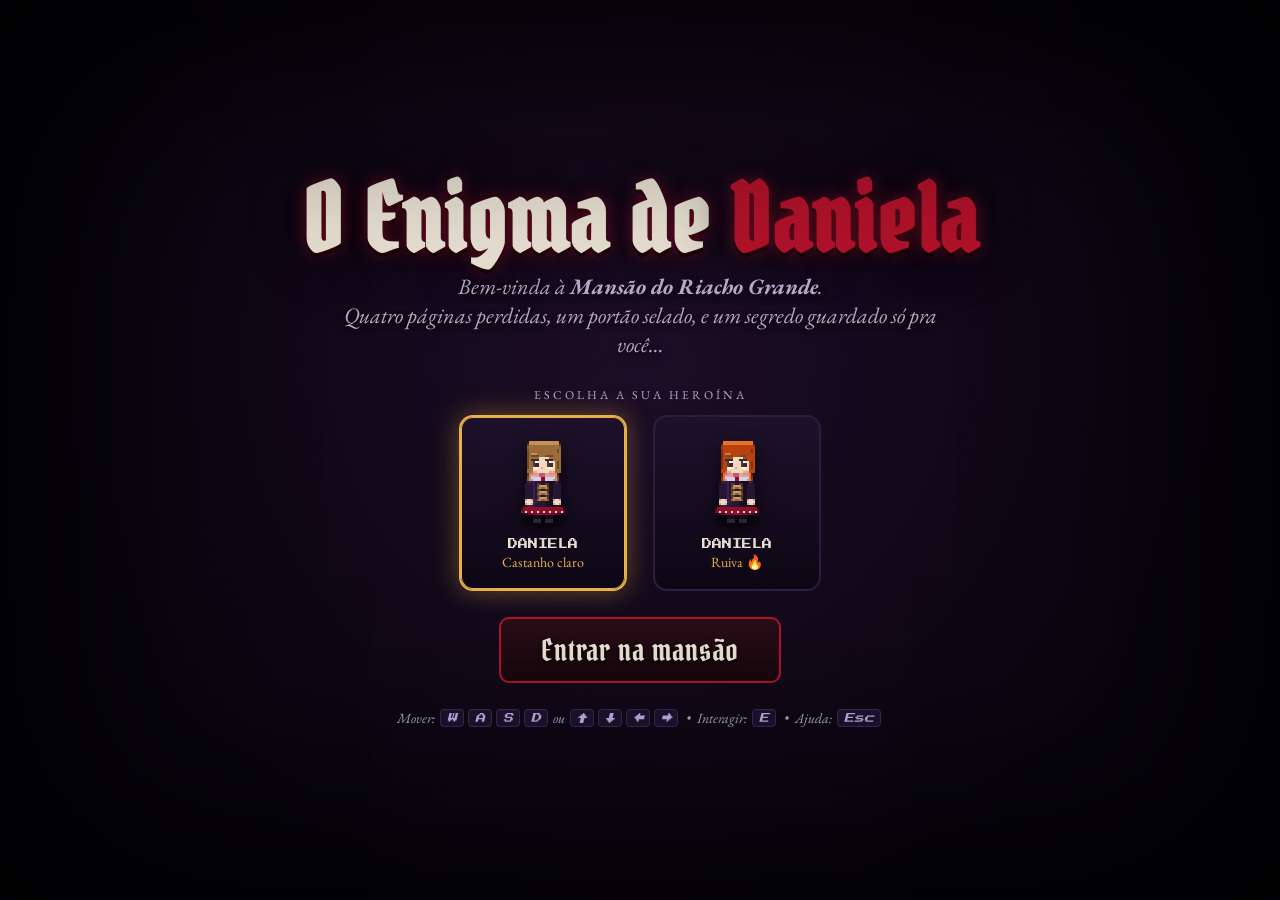
<file: index.html>
<!DOCTYPE html>
<html lang="pt-BR">
<head>
  <meta charset="UTF-8" />
  <meta name="viewport" content="width=device-width, initial-scale=1.0, maximum-scale=1.0, user-scalable=no" />
  <title>O Enigma de Daniela</title>
  <meta name="description" content="Um enigma gótico feito com amor." />
  <link rel="icon" href="data:image/svg+xml,<svg xmlns='http://www.w3.org/2000/svg' viewBox='0 0 16 16'><text y='13' font-size='13'>🖤</text></svg>" />
  <link rel="stylesheet" href="css/style.css" />
</head>
<body>
  <div id="app" class="vignette">

    <!-- ===================== JOGO ===================== -->
    <canvas id="game"></canvas>

    <!-- ===================== HUD ===================== -->
    <div id="hud" class="hidden">
      <div class="hud-clues">PÁGINAS <span class="pages" id="clueCount">0 / 4</span></div>
      <div class="hud-right">
        <div class="icon-btn" id="muteBtn" title="Som">🔊</div>
        <div class="icon-btn" id="helpBtn" title="Ajuda">?</div>
      </div>
    </div>

    <!-- ===================== DIÁLOGO ===================== -->
    <div id="dialog" class="hidden">
      <div class="speaker" id="dlgSpeaker">?</div>
      <div class="text" id="dlgText"></div>
      <div class="cont" id="dlgCont">▼ continuar (E)</div>
    </div>

    <!-- ===================== CONTROLES TOUCH ===================== -->
    <div id="touch">
      <div class="dpad">
        <div class="pad up">▲</div>
        <div class="pad down">▼</div>
        <div class="pad left">◀</div>
        <div class="pad right">▶</div>
      </div>
      <button class="abtn">E</button>
    </div>

    <!-- ===================== TELA INICIAL ===================== -->
    <div id="startScreen" class="screen">
      <h1 class="title">O Enigma de <span class="accent">Daniela</span></h1>
      <p class="subtitle">Bem-vinda à <b>Mansão do Riacho Grande</b>.<br>
        Quatro páginas perdidas, um portão selado, e um segredo guardado só pra você...</p>

      <div class="label-soft">escolha a sua heroína</div>
      <div class="charpick">
        <div class="char-card" data-hair="castanho">
          <canvas width="48" height="48"></canvas>
          <div class="cname">DANIELA</div>
          <div class="chair">Castanho claro</div>
        </div>
        <div class="char-card" data-hair="ruivo">
          <canvas width="48" height="48"></canvas>
          <div class="cname">DANIELA</div>
          <div class="chair">Ruiva 🔥</div>
        </div>
      </div>

      <button class="btn" id="startBtn">Entrar na mansão</button>
      <div class="hint-controls">
        Mover: <kbd>W</kbd><kbd>A</kbd><kbd>S</kbd><kbd>D</kbd> ou <kbd>↑</kbd><kbd>↓</kbd><kbd>←</kbd><kbd>→</kbd>
        &nbsp;•&nbsp; Interagir: <kbd>E</kbd> &nbsp;•&nbsp; Ajuda: <kbd>Esc</kbd>
      </div>
    </div>

    <!-- ===================== ENIGMA (teclado da porta) ===================== -->
    <div id="lockModal" class="modal hidden">
      <div class="panel">
        <span class="close-x" id="lockClose">✕</span>
        <h2>Portão Selado</h2>
        <p class="riddle">“Quatro páginas, quatro algarismos.<br>Digite-os na ordem em que foram escritos
          e o que está trancado se abrirá.”</p>
        <div class="code-display" id="codeDisplay">• • • •</div>
        <div class="keypad" id="keypad">
          <button data-k="1">1</button><button data-k="2">2</button><button data-k="3">3</button>
          <button data-k="4">4</button><button data-k="5">5</button><button data-k="6">6</button>
          <button data-k="7">7</button><button data-k="8">8</button><button data-k="9">9</button>
          <button class="del" data-k="del">⌫</button>
          <button data-k="0">0</button>
          <button class="ok" data-k="ok">✔</button>
        </div>
        <div class="clue-recap" id="clueRecap"></div>
      </div>
    </div>

    <!-- ===================== AJUDA ===================== -->
    <div id="helpModal" class="modal hidden">
      <div class="panel">
        <span class="close-x" id="helpClose">✕</span>
        <h2>Como jogar</h2>
        <p class="riddle" style="font-style:normal;color:#e9e2d4;text-align:left;line-height:1.7">
          • <b>Andar:</b> setas do teclado ou <b>W A S D</b> (no celular, use o direcional).<br>
          • <b>Interagir / continuar:</b> tecla <b>E</b> (ou o botão <b>E</b> no celular).<br>
          • <b>Objetivo:</b> explore a mansão e recolha as <b>4 páginas perdidas</b>.<br>
          • Cada página guarda um <b>algarismo</b>. Junte-os na ordem para abrir o <b>portão selado</b>.<br>
          • No caminho você encontrará companheiros especiais... 🐈‍⬛🐕<br>
          • Algo muito precioso te espera no fim. 🖤
        </p>
      </div>
    </div>

    <!-- ===================== CUTSCENE FINAL ===================== -->
    <div id="ending" class="hidden">
      <div class="big">Você venceu o enigma</div>
      <p>Tudo isso foi feito por uma pessoa que te ama muito.<br>
         A sua recompensa não é um tesouro qualquer... é a nossa história.</p>
      <button class="btn" id="rewardBtn">Abrir a recompensa ❤</button>
    </div>

    <!-- fade de transição -->
    <div id="fader"></div>
  </div>

  <script src="js/audio.js"></script>
  <script src="js/sprites.js"></script>
  <script src="js/game.js"></script>
</body>
</html>
</file>
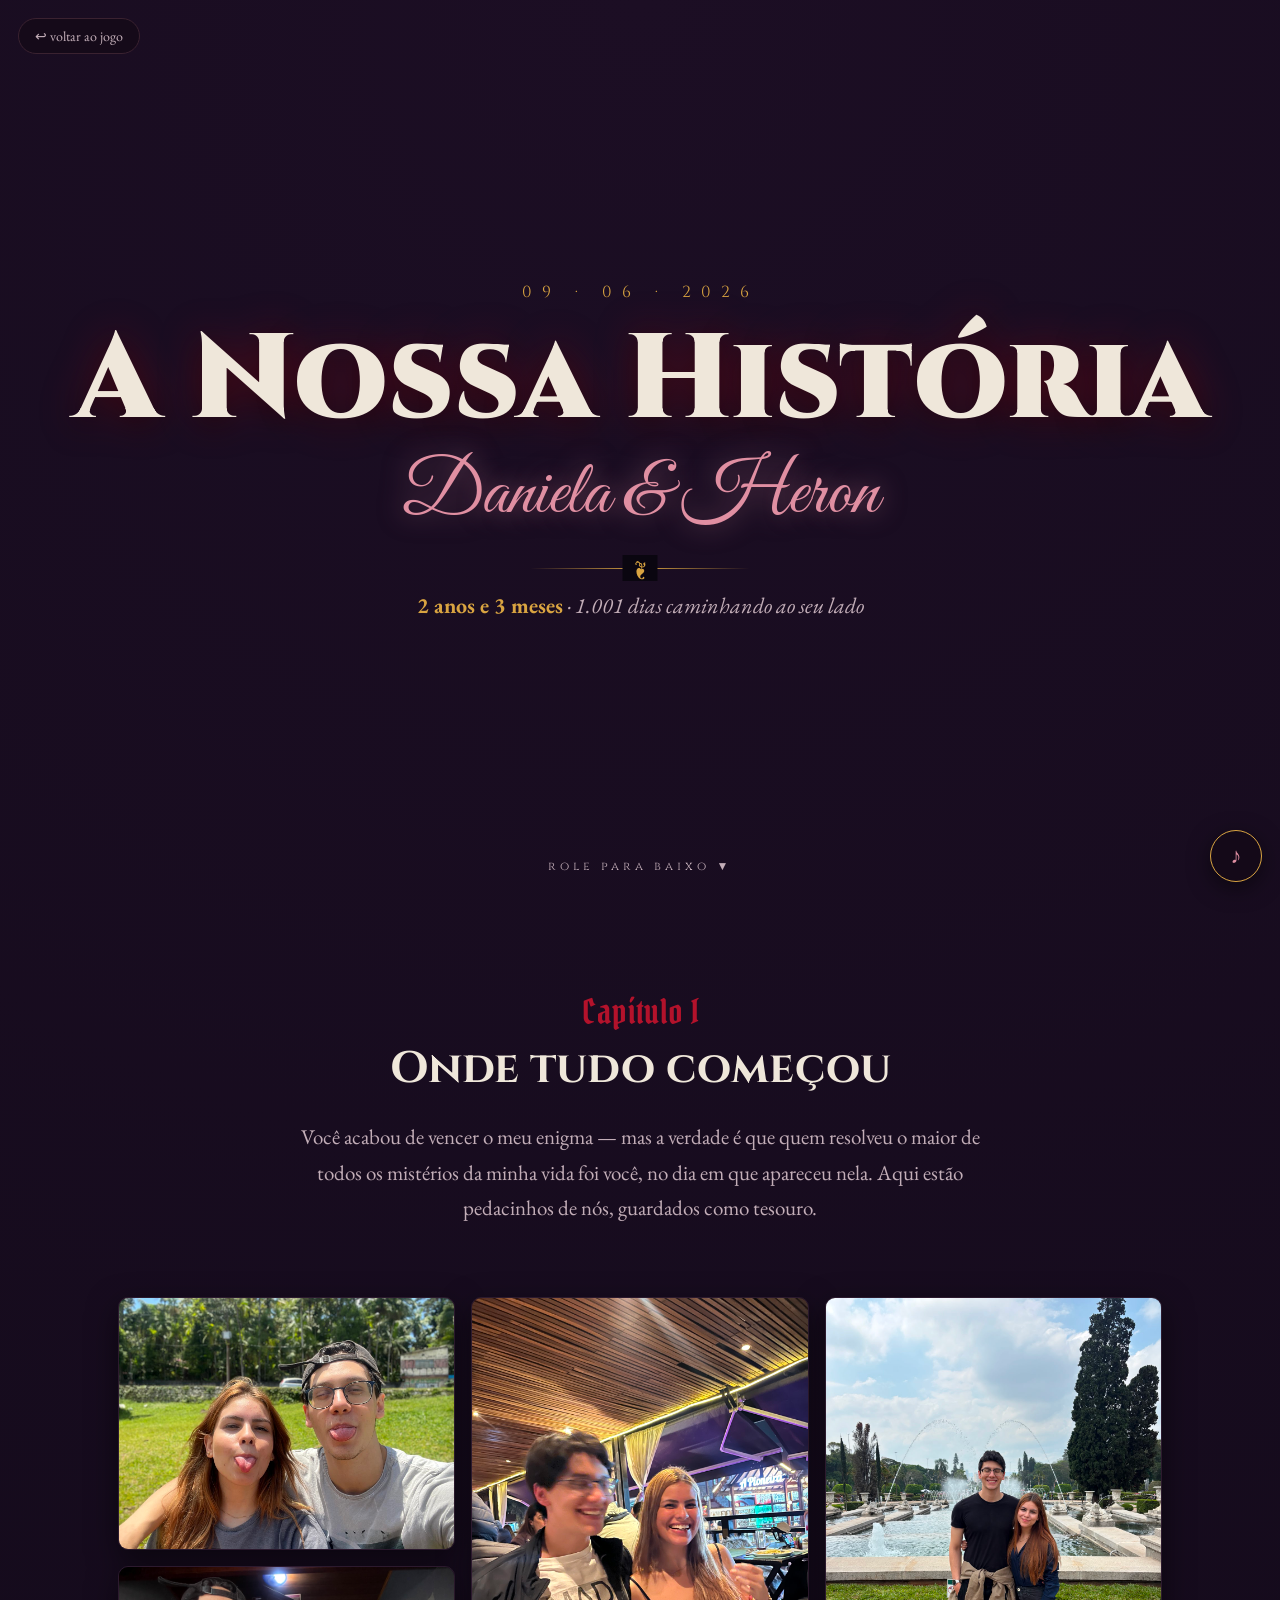
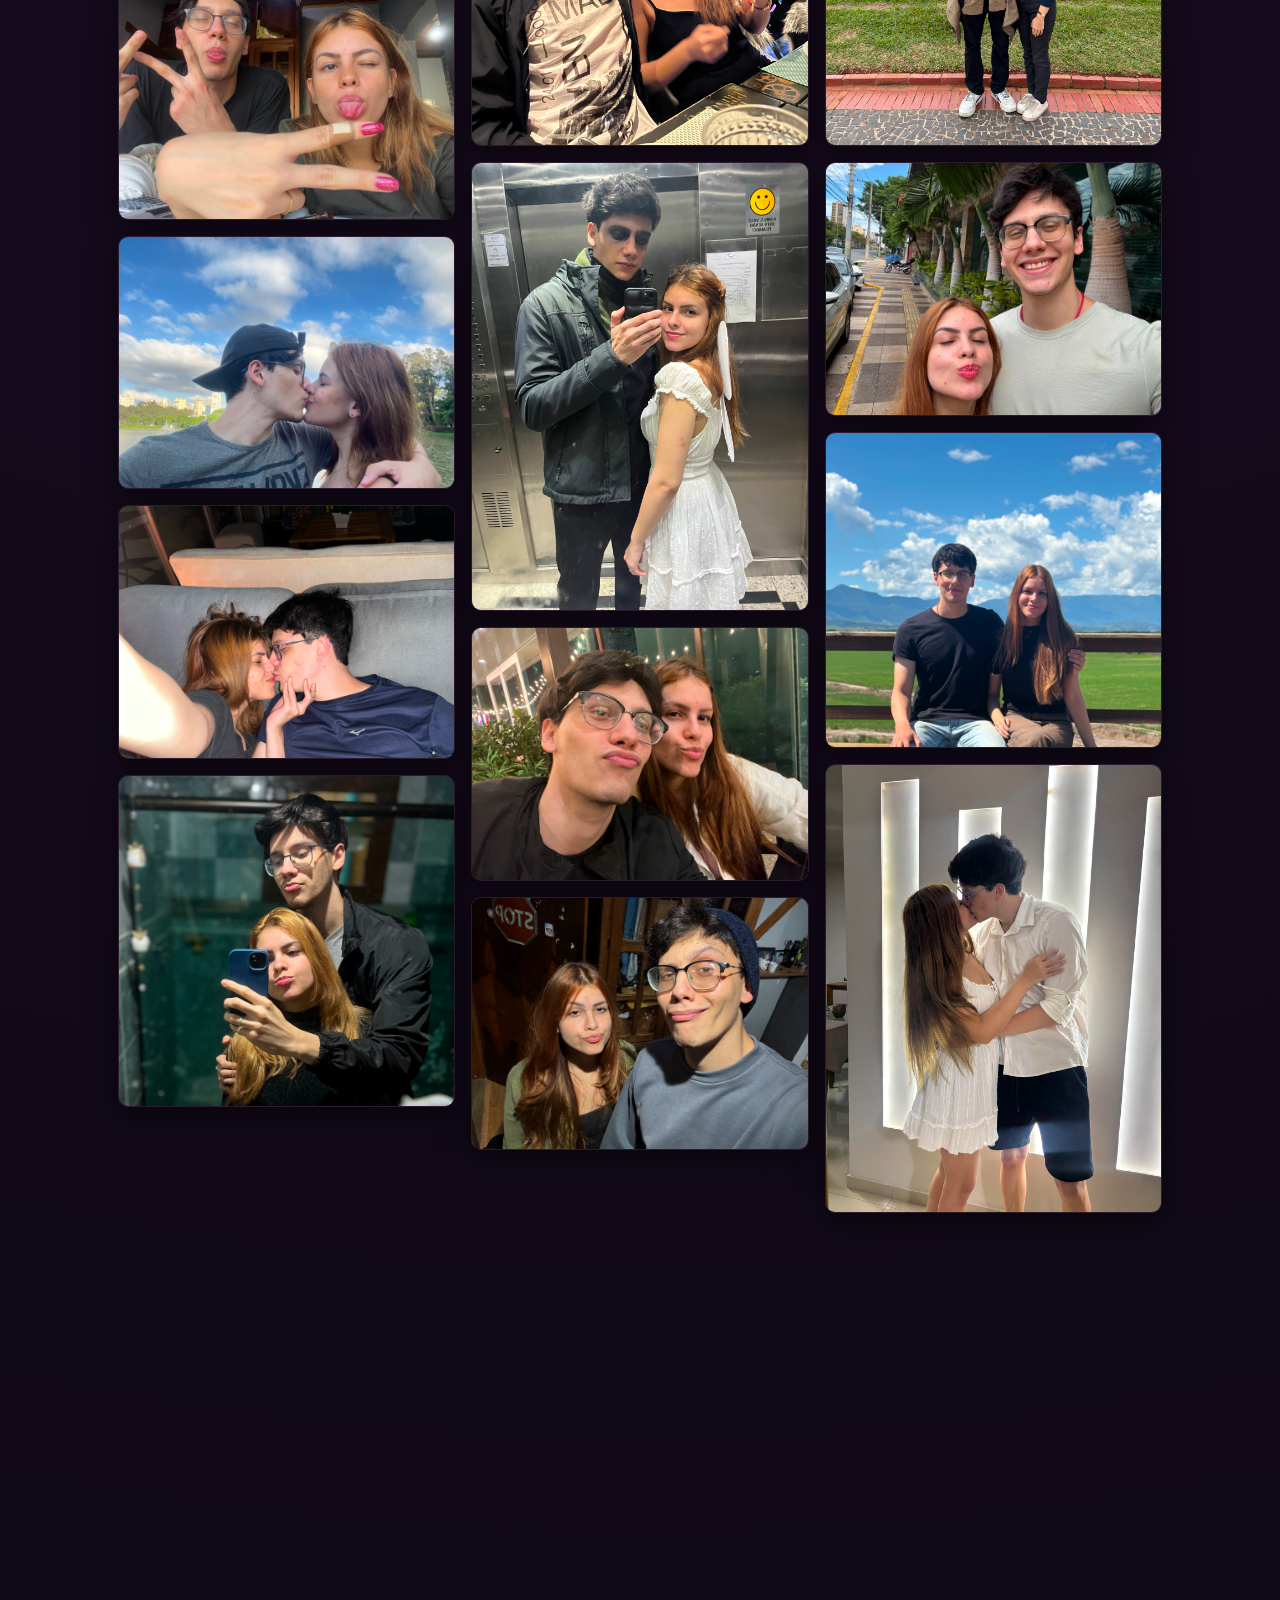
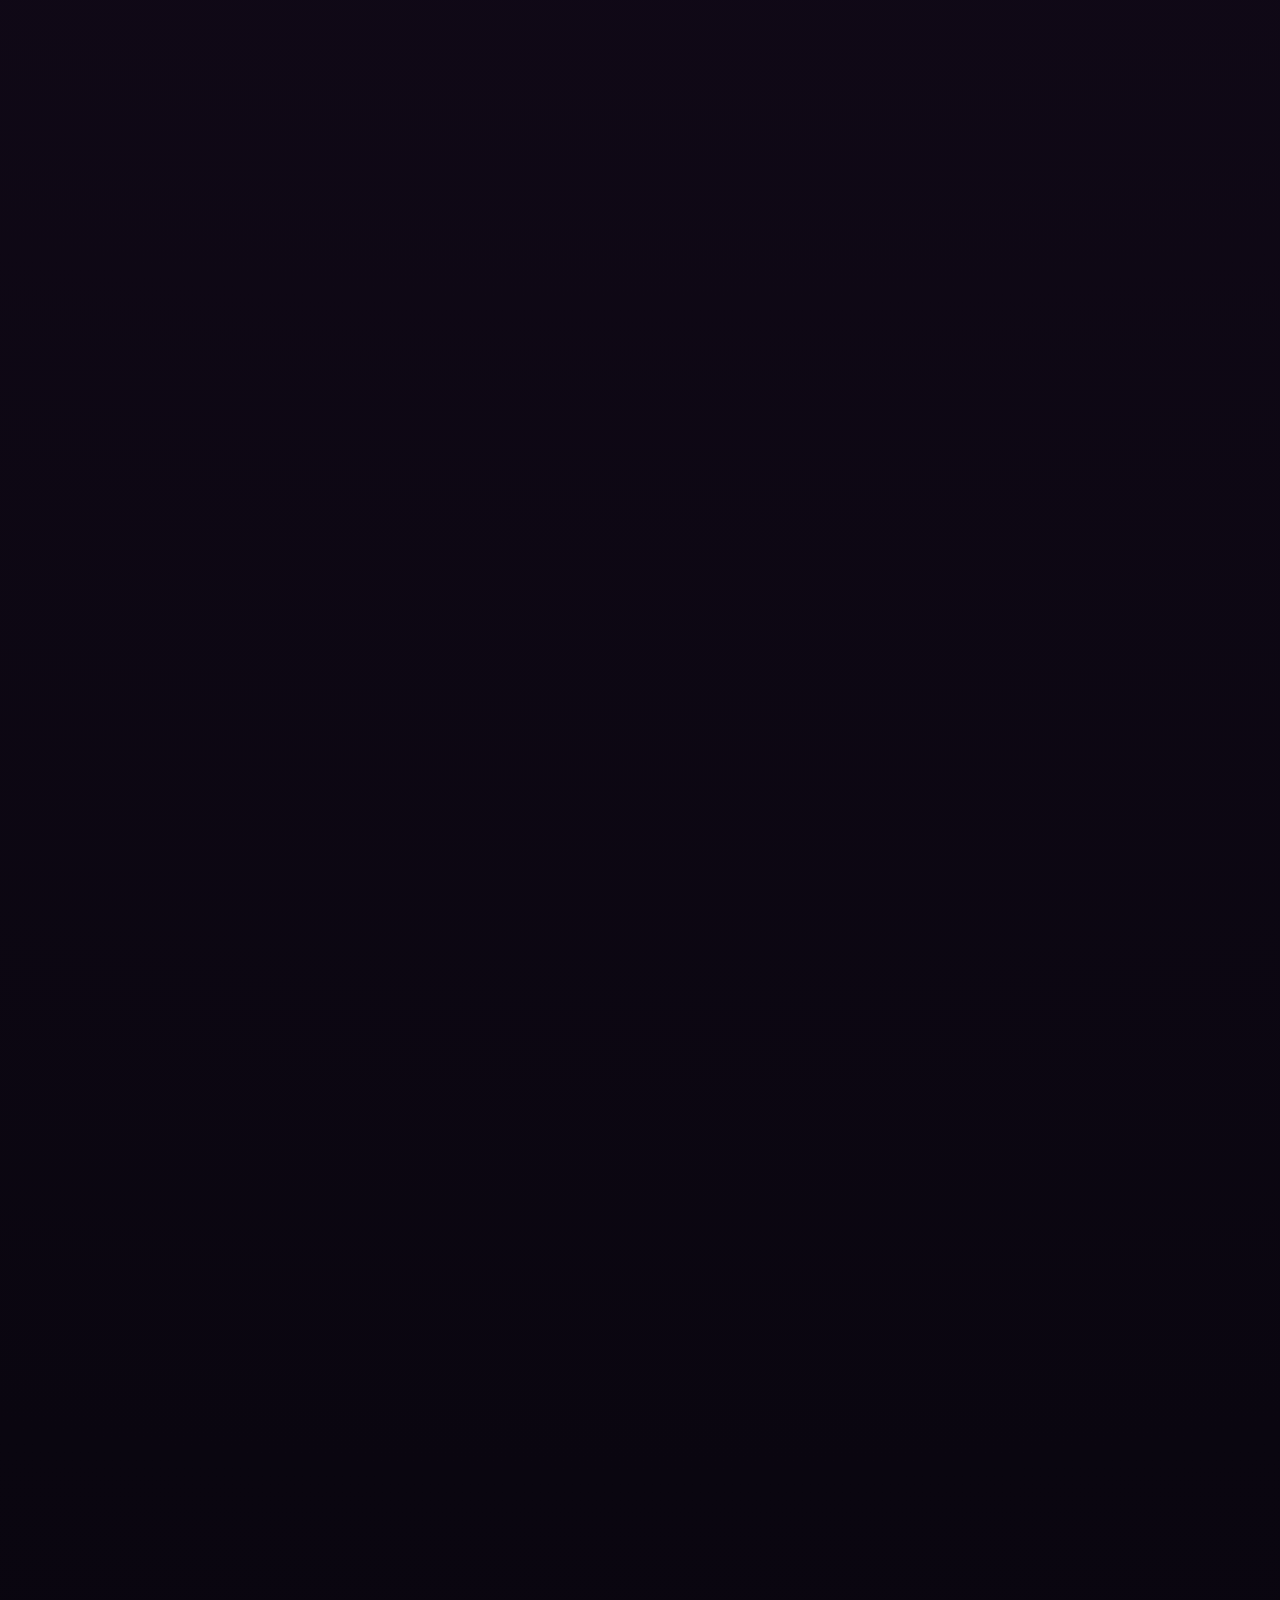
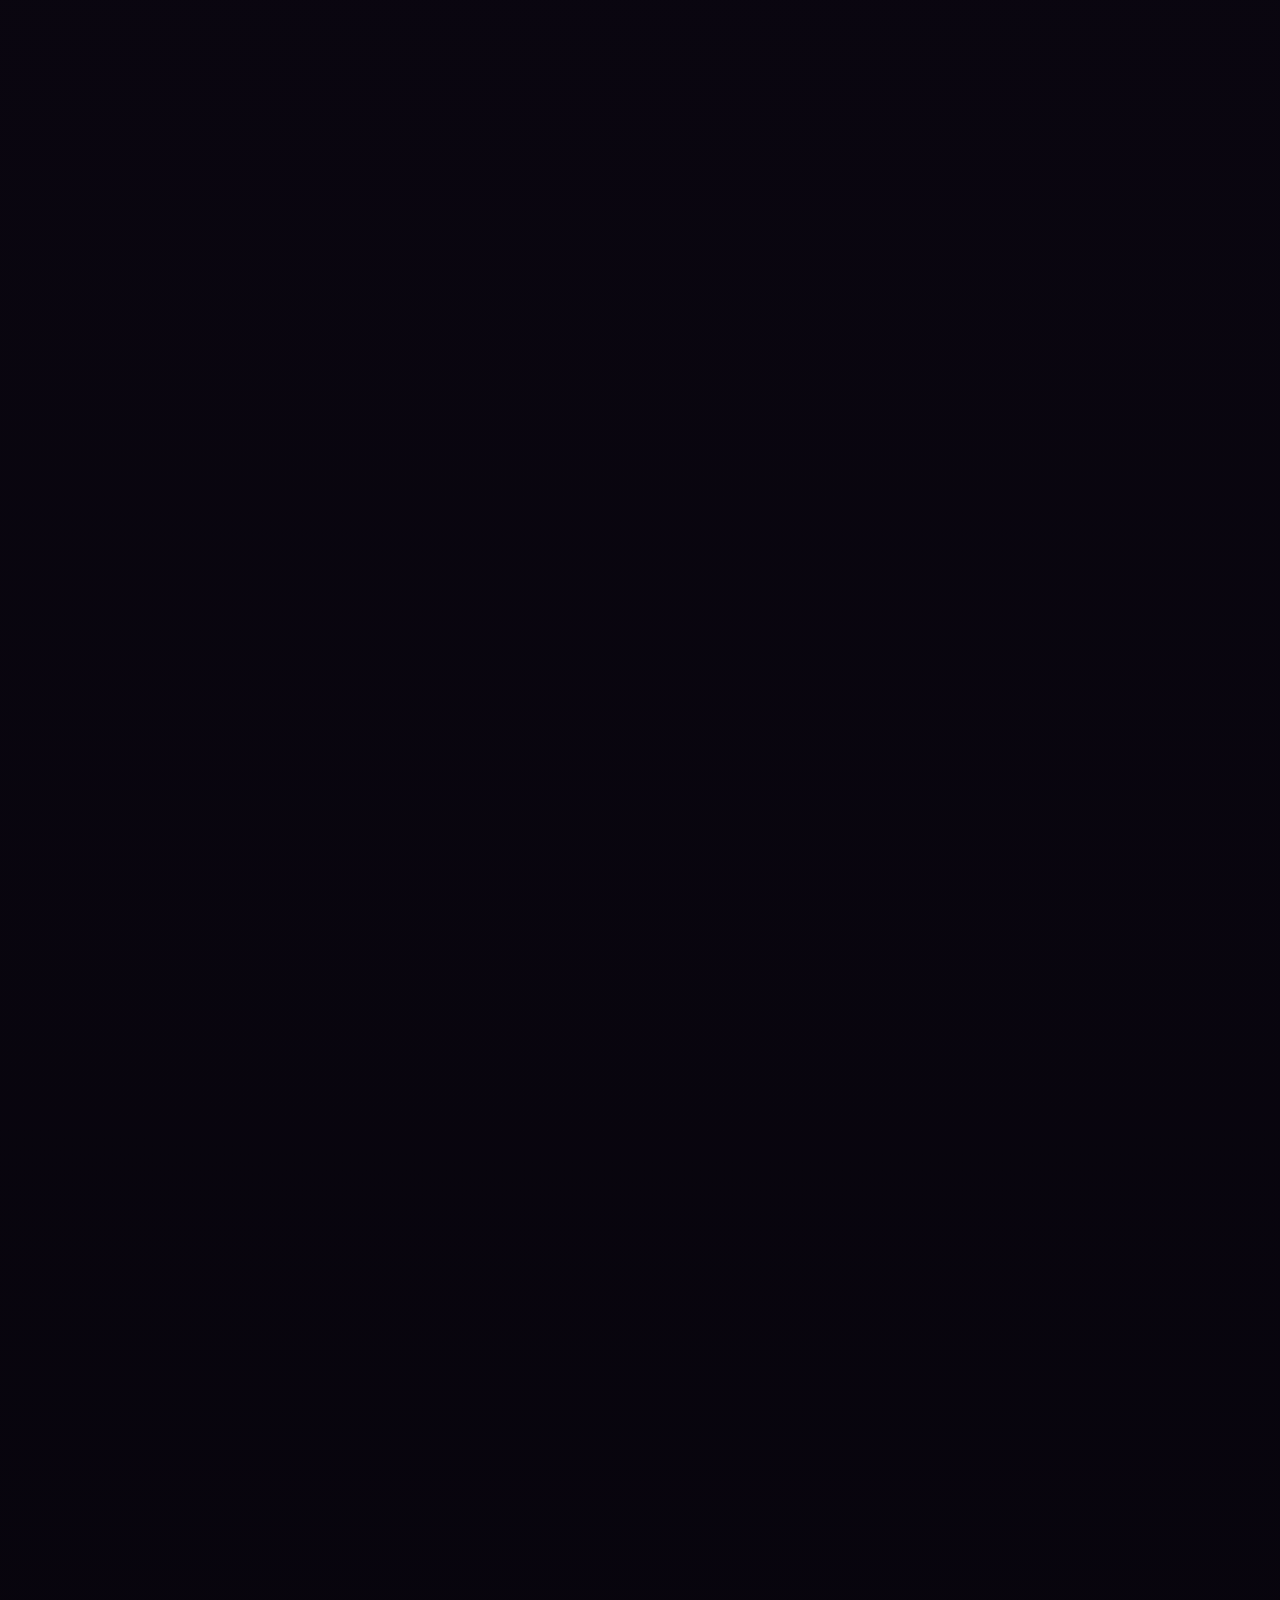
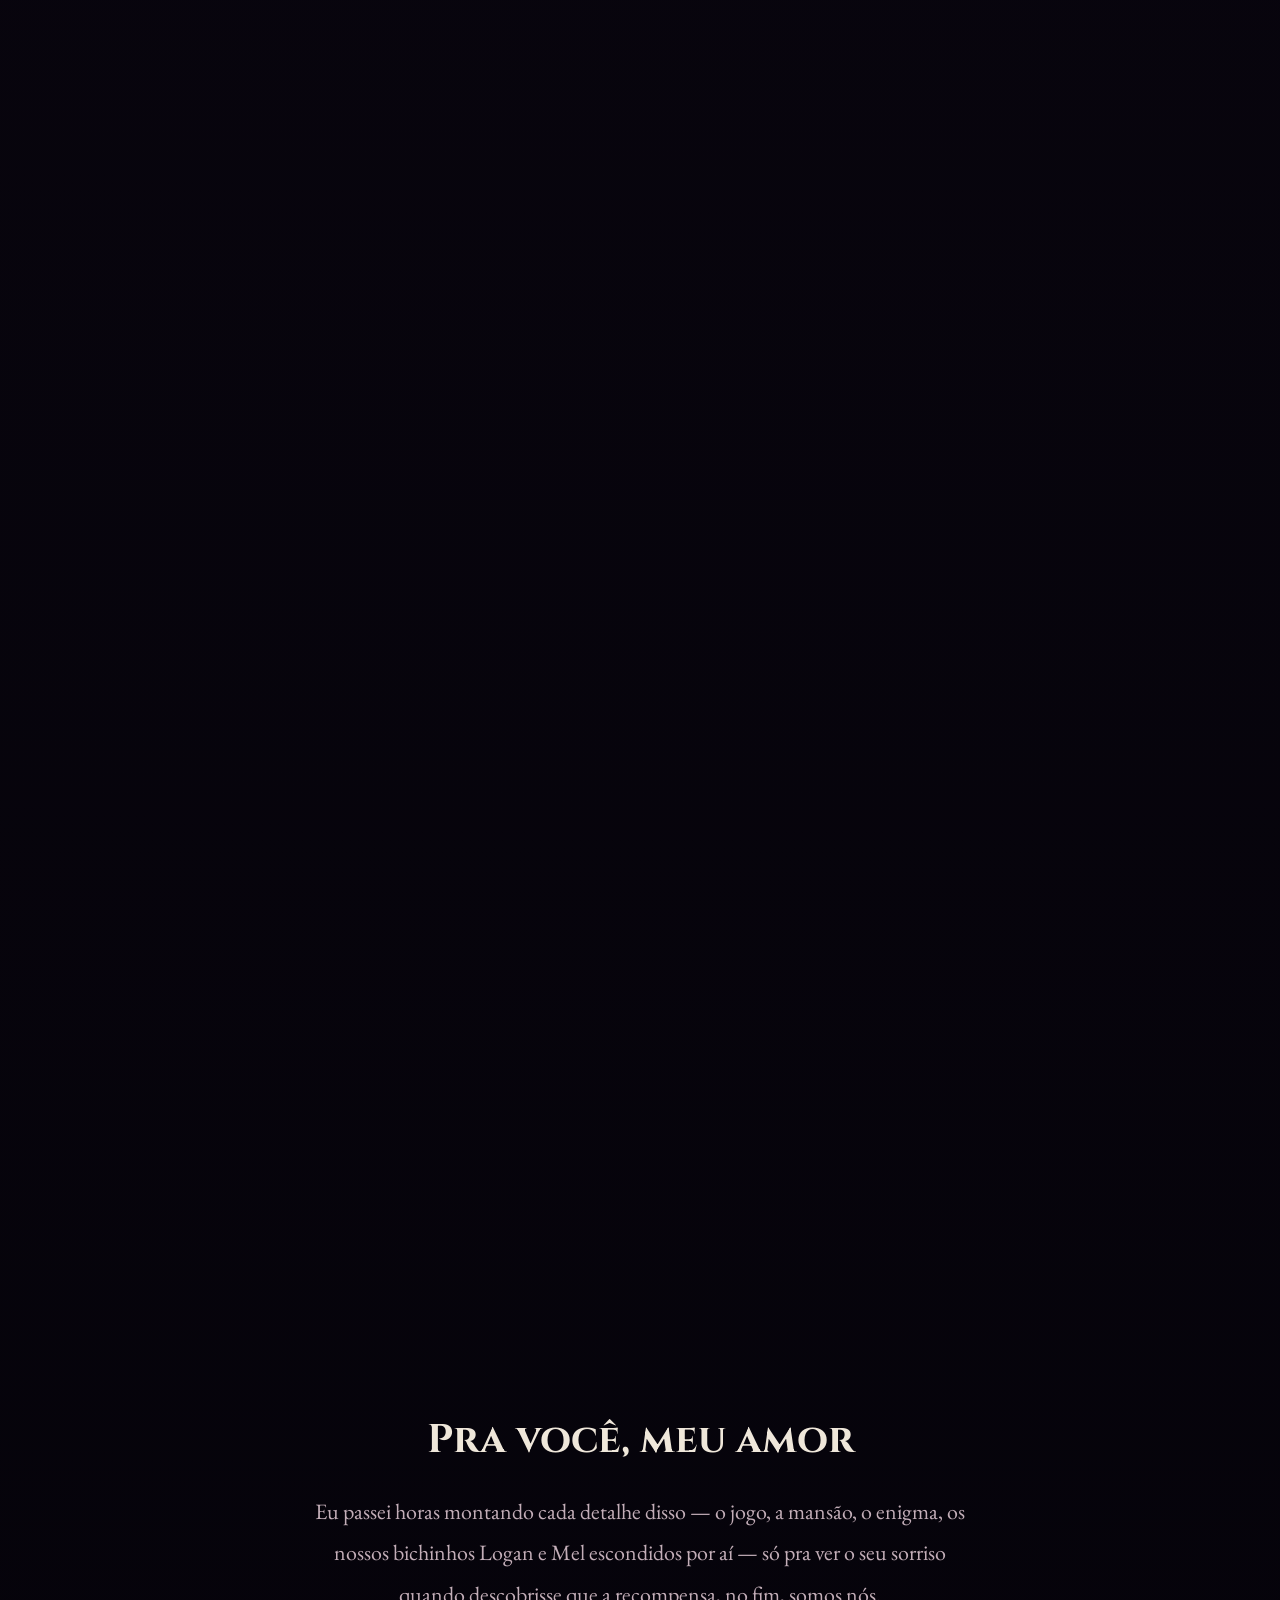
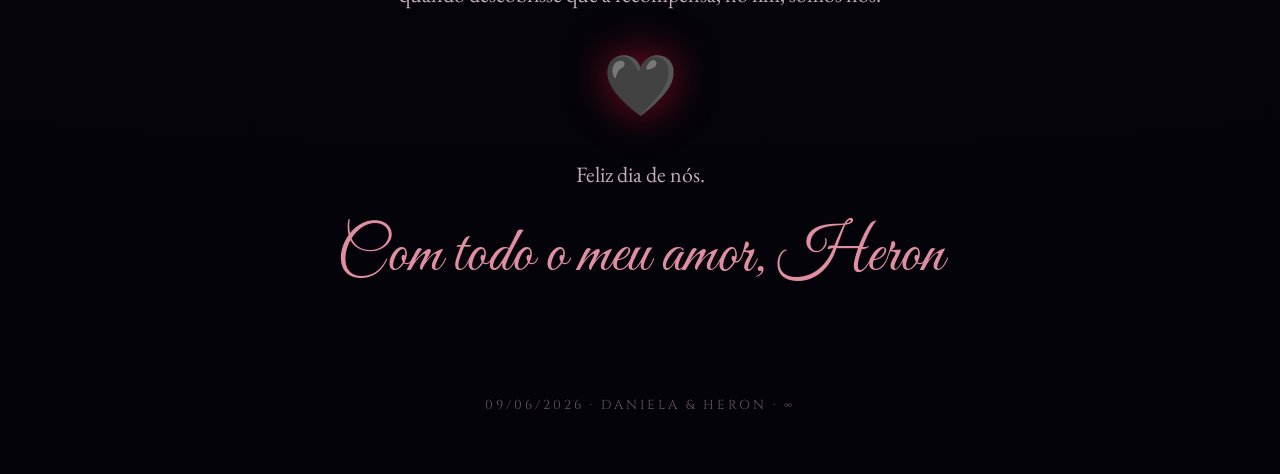
<file: recompensa.html>
<!DOCTYPE html>
<html lang="pt-BR">
<head>
  <meta charset="UTF-8" />
  <meta name="viewport" content="width=device-width, initial-scale=1.0" />
  <title>A Nossa História — Daniela & Heron</title>
  <meta name="description" content="2 anos e 3 meses de nós." />
  <link rel="icon" href="data:image/svg+xml,<svg xmlns='http://www.w3.org/2000/svg' viewBox='0 0 16 16'><text y='13' font-size='13'>❤</text></svg>" />
  <link rel="stylesheet" href="css/recompensa.css" />
</head>
<body>
  <canvas id="petals"></canvas>

  <a class="backgame" href="index.html">↩ voltar ao jogo</a>
  <button class="floatbtn" id="musicBtn" title="Música">♪</button>

  <div class="wrap">

    <!-- ===================== HERO ===================== -->
    <header class="hero">
      <div class="kicker">09 &middot; 06 &middot; 2026</div>
      <h1>A Nossa História</h1>
      <div class="script">Daniela &amp; Heron</div>
      <div class="ornament"></div>
      <div class="counter" id="dayCounter">2 anos e 3 meses juntos</div>
      <div class="scrollcue">role para baixo ▼</div>
    </header>

    <!-- ===================== CAPÍTULO I ===================== -->
    <section class="chapter reveal">
      <div class="num">Capítulo I</div>
      <h2>Onde tudo começou</h2>
      <p>Você acabou de vencer o meu enigma — mas a verdade é que quem resolveu o maior
        de todos os mistérios da minha vida foi você, no dia em que apareceu nela.
        Aqui estão pedacinhos de nós, guardados como tesouro.</p>
    </section>

    <!-- ===================== GALERIA ===================== -->
    <div class="gallery" id="gallery"></div>

    <!-- ===================== FOTO EM DESTAQUE: BEIJO ===================== -->
    <section class="feature reveal">
      <div class="frame">
        <img src="Assets/23.jpeg" alt="Nós dois" loading="lazy" />
      </div>
    </section>

    <!-- ===================== CAPÍTULO II ===================== -->
    <section class="chapter reveal">
      <div class="num">Capítulo II</div>
      <h2>Cada careta, cada risada</h2>
      <p>A gente não precisa de muito. Uma língua pra fora, uma foto torta, um café qualquer —
        e já vira o meu dia inteiro. É isso que eu mais amo: o comum com você é extraordinário.</p>
    </section>

    <!-- ===================== FOTO EM DESTAQUE: VELAS ===================== -->
    <section class="feature reveal">
      <div class="frame">
        <img src="Assets/(2anos)-20.jpeg" alt="Velas e pétalas" loading="lazy" />
        <div class="overlay">
          <div class="txt">
            <h3>Pra sempre</h3>
            <p>Velas, pétalas e a certeza mais bonita que eu já senti na vida: é você, Daniela.
              Hoje, sempre, e em cada dia que vier.</p>
          </div>
        </div>
      </div>
    </section>

    <!-- ===================== VÍDEOS ===================== -->
    <section class="chapter reveal" style="padding-bottom:0">
      <div class="num">Capítulo Final</div>
      <h2>Os nossos momentos em movimento</h2>
    </section>
    <section class="videos">
      <p class="video-note reveal">Todos os nossos momentos tocando ao mesmo tempo. 🖤
        <br><b>Toque em um vídeo</b> para ouvir só ele.</p>
      <div class="vgrid" id="vgrid"></div>
    </section>

    <!-- ===================== CARTA ===================== -->
    <section class="letter reveal">
      <h2>Pra você, meu amor</h2>
      <p>Eu passei horas montando cada detalhe disso — o jogo, a mansão, o enigma, os nossos
        bichinhos Logan e Mel escondidos por aí — só pra ver o seu sorriso quando descobrisse
        que a recompensa, no fim, somos nós.</p>
      <div class="bigheart">🖤</div>
      <p>Feliz dia de nós.</p>
      <div class="sign">Com todo o meu amor, Heron</div>
    </section>

    <footer>09/06/2026 &middot; DANIELA &amp; HERON &middot; ∞</footer>
  </div>

  <script src="js/recompensa.js"></script>
</body>
</html>
</file>
<file: css/style.css>
/* ============================================================
   O ENIGMA DE DANIELA — estilo gótico (jogo)
   ============================================================ */

@import url('https://fonts.googleapis.com/css2?family=Pirata+One&family=Cinzel:wght@500;700&family=EB+Garamond:ital@0;1&family=Press+Start+2P&display=swap');

:root {
  --bg-0: #07050c;
  --bg-1: #0e0918;
  --bg-2: #160e24;
  --ink: #e9e2d4;
  --ink-dim: #b6a9c9;
  --blood: #b3122b;
  --blood-deep: #5e0a18;
  --gold: #e8b04b;
  --lavender: #c5b3e6;
  --green-moss: #5b7d52;
  --shadow: rgba(0,0,0,.75);
  --gothic: 'Pirata One', 'Cinzel', serif;
  --serif: 'EB Garamond', Georgia, serif;
  --pixel: 'Press Start 2P', monospace;
}

* { box-sizing: border-box; }

html, body {
  margin: 0;
  padding: 0;
  height: 100%;
  background: #000;
  color: var(--ink);
  font-family: var(--serif);
  overflow: hidden;
  -webkit-tap-highlight-color: transparent;
  user-select: none;
}

#app {
  position: fixed;
  inset: 0;
  display: flex;
  align-items: center;
  justify-content: center;
  background:
    radial-gradient(circle at 50% 30%, #1a1026 0%, #0a0612 55%, #050309 100%);
}

/* ---------- Canvas do jogo ---------- */
#game {
  display: block;
  image-rendering: pixelated;
  image-rendering: crisp-edges;
  max-width: 100vw;
  max-height: 100vh;
  background: #050309;
  box-shadow: 0 0 90px rgba(0,0,0,.9) inset, 0 0 40px rgba(0,0,0,.8);
  touch-action: none;
}

/* ============================================================
   TELA INICIAL
   ============================================================ */
.screen {
  position: absolute;
  inset: 0;
  display: flex;
  flex-direction: column;
  align-items: center;
  justify-content: center;
  text-align: center;
  padding: 24px;
  z-index: 30;
  background:
    radial-gradient(circle at 50% 40%, rgba(40,18,52,.65) 0%, rgba(8,5,14,.96) 70%),
    #06040b;
  animation: fadeIn 1.2s ease both;
}
.screen.hidden { display: none; }

@keyframes fadeIn { from {opacity:0;} to {opacity:1;} }
@keyframes fadeOut { from {opacity:1;} to {opacity:0;} }

.vignette::after {
  content: '';
  position: absolute;
  inset: 0;
  pointer-events: none;
  box-shadow: inset 0 0 220px 60px rgba(0,0,0,.92);
  z-index: 40;
}

.title {
  font-family: var(--gothic);
  font-size: clamp(38px, 8vw, 92px);
  letter-spacing: 2px;
  margin: 0 0 6px;
  color: var(--ink);
  text-shadow: 0 0 18px rgba(179,18,43,.55), 0 4px 0 #000, 0 0 50px rgba(0,0,0,.9);
  line-height: 1;
}
.title .accent { color: var(--blood); }

.subtitle {
  font-family: var(--serif);
  font-style: italic;
  font-size: clamp(15px, 2.4vw, 22px);
  color: var(--ink-dim);
  margin: 0 0 28px;
  max-width: 620px;
  text-shadow: 0 2px 6px #000;
}

/* Customização de personagem */
.charpick {
  display: flex;
  gap: 26px;
  flex-wrap: wrap;
  justify-content: center;
  margin-bottom: 26px;
}
.char-card {
  background: linear-gradient(180deg, rgba(30,18,44,.9), rgba(12,7,20,.95));
  border: 2px solid #2c1d40;
  border-radius: 14px;
  padding: 16px 18px 18px;
  width: 168px;
  cursor: pointer;
  transition: transform .18s, border-color .18s, box-shadow .18s;
  position: relative;
}
.char-card:hover { transform: translateY(-4px); }
.char-card.selected {
  border-color: var(--gold);
  box-shadow: 0 0 26px rgba(232,176,75,.4), 0 0 0 1px var(--gold) inset;
}
.char-card canvas {
  width: 96px; height: 96px;
  image-rendering: pixelated;
  display: block;
  margin: 0 auto 10px;
  filter: drop-shadow(0 6px 8px rgba(0,0,0,.6));
}
.char-card .cname {
  font-family: var(--pixel);
  font-size: 10px;
  color: var(--ink);
}
.char-card .chair {
  font-family: var(--serif);
  font-size: 14px;
  color: var(--gold);
  margin-top: 4px;
}

.label-soft {
  font-family: var(--serif);
  letter-spacing: 3px;
  text-transform: uppercase;
  font-size: 12px;
  color: var(--ink-dim);
  margin-bottom: 12px;
}

/* Botões góticos */
.btn {
  font-family: var(--gothic);
  font-size: clamp(20px, 3vw, 30px);
  letter-spacing: 1px;
  color: var(--ink);
  background: linear-gradient(180deg, #2a0d16, #16060d);
  border: 2px solid var(--blood);
  border-radius: 10px;
  padding: 12px 40px;
  cursor: pointer;
  transition: all .18s;
  box-shadow: 0 0 0 rgba(179,18,43,0);
  text-shadow: 0 2px 4px #000;
}
.btn:hover {
  background: linear-gradient(180deg, #45121f, #220910);
  box-shadow: 0 0 28px rgba(179,18,43,.55);
  transform: translateY(-2px);
}
.btn:active { transform: translateY(0); }

.btn.small {
  font-family: var(--serif);
  font-size: 16px;
  padding: 8px 20px;
  border-color: #3a2a50;
}

.hint-controls {
  margin-top: 26px;
  font-size: 14px;
  color: var(--ink-dim);
  font-style: italic;
}
.hint-controls kbd {
  font-family: var(--pixel);
  font-size: 10px;
  background: #1c1330;
  border: 1px solid #3a2a50;
  border-radius: 4px;
  padding: 3px 6px;
  color: var(--lavender);
  margin: 0 2px;
}

/* ============================================================
   HUD (durante o jogo)
   ============================================================ */
#hud {
  position: absolute;
  top: 0; left: 0; right: 0;
  display: flex;
  align-items: flex-start;
  justify-content: space-between;
  padding: 14px 18px;
  pointer-events: none;
  z-index: 20;
  font-family: var(--pixel);
  font-size: 11px;
}
#hud.hidden { display: none; }

.hud-clues {
  background: rgba(8,5,14,.7);
  border: 1px solid #36254e;
  border-radius: 8px;
  padding: 8px 12px;
  color: var(--gold);
  text-shadow: 0 2px 0 #000;
  letter-spacing: 1px;
}
.hud-clues .pages { color: var(--ink); }

.hud-right {
  display: flex;
  gap: 8px;
  pointer-events: auto;
}
.icon-btn {
  width: 34px; height: 34px;
  display: grid; place-items: center;
  background: rgba(8,5,14,.7);
  border: 1px solid #36254e;
  border-radius: 8px;
  color: var(--lavender);
  cursor: pointer;
  font-size: 16px;
  font-family: var(--serif);
}
.icon-btn:hover { border-color: var(--gold); color: var(--gold); }

/* ---------- Caixa de diálogo ---------- */
#dialog {
  position: absolute;
  left: 50%;
  bottom: 26px;
  transform: translateX(-50%);
  width: min(680px, 92vw);
  background: linear-gradient(180deg, rgba(16,9,26,.97), rgba(8,4,14,.98));
  border: 2px solid #3a2750;
  border-radius: 12px;
  padding: 16px 22px 18px;
  z-index: 25;
  box-shadow: 0 0 30px rgba(0,0,0,.7), 0 0 0 1px rgba(197,179,230,.08) inset;
  animation: dialogIn .25s ease both;
}
#dialog.hidden { display: none; }
@keyframes dialogIn { from {opacity:0; transform: translate(-50%, 12px);} to {opacity:1; transform: translate(-50%, 0);} }

#dialog .speaker {
  font-family: var(--gothic);
  font-size: 22px;
  color: var(--blood);
  margin-bottom: 6px;
  text-shadow: 0 2px 4px #000;
}
#dialog .speaker.narr { color: var(--lavender); font-style: normal; }
#dialog .text {
  font-family: var(--serif);
  font-size: clamp(17px, 2.2vw, 21px);
  line-height: 1.45;
  color: var(--ink);
  min-height: 1.4em;
}
#dialog .cont {
  margin-top: 10px;
  text-align: right;
  font-family: var(--pixel);
  font-size: 9px;
  color: var(--ink-dim);
  animation: blink 1.1s steps(2) infinite;
}
@keyframes blink { 50% { opacity: .25; } }

/* ============================================================
   MODAL DE ENIGMA / TECLADO
   ============================================================ */
.modal {
  position: absolute;
  inset: 0;
  display: flex;
  align-items: center;
  justify-content: center;
  z-index: 35;
  background: radial-gradient(circle at 50% 40%, rgba(20,8,28,.7), rgba(4,2,8,.92));
  animation: fadeIn .3s ease both;
  padding: 18px;
}
.modal.hidden { display: none; }

.panel {
  background: linear-gradient(180deg, #150b22, #0a0512);
  border: 2px solid var(--blood);
  border-radius: 16px;
  padding: 26px 30px 30px;
  width: min(440px, 94vw);
  text-align: center;
  box-shadow: 0 0 50px rgba(0,0,0,.8), 0 0 24px rgba(179,18,43,.25);
  position: relative;
}
.panel h2 {
  font-family: var(--gothic);
  font-size: 32px;
  margin: 0 0 4px;
  color: var(--ink);
  text-shadow: 0 0 14px rgba(179,18,43,.5);
}
.panel .riddle {
  font-family: var(--serif);
  font-style: italic;
  color: var(--lavender);
  font-size: 16px;
  line-height: 1.4;
  margin: 0 0 18px;
}

.code-display {
  font-family: var(--pixel);
  font-size: 30px;
  letter-spacing: 14px;
  color: var(--gold);
  background: #06040b;
  border: 2px solid #36254e;
  border-radius: 10px;
  padding: 14px 8px 14px 22px;
  margin: 0 auto 18px;
  width: 230px;
  text-shadow: 0 0 12px rgba(232,176,75,.6);
}
.code-display.err { animation: shake .4s; border-color: var(--blood); color: var(--blood); }
@keyframes shake {
  0%,100% { transform: translateX(0); }
  20% { transform: translateX(-9px); }
  40% { transform: translateX(8px); }
  60% { transform: translateX(-6px); }
  80% { transform: translateX(5px); }
}

.keypad {
  display: grid;
  grid-template-columns: repeat(3, 1fr);
  gap: 10px;
  max-width: 260px;
  margin: 0 auto;
}
.keypad button {
  font-family: var(--pixel);
  font-size: 16px;
  padding: 16px 0;
  background: linear-gradient(180deg, #221634, #120a20);
  border: 1px solid #3a2a50;
  border-radius: 10px;
  color: var(--ink);
  cursor: pointer;
  transition: all .12s;
}
.keypad button:hover { border-color: var(--gold); color: var(--gold); transform: translateY(-2px); }
.keypad button:active { transform: translateY(0); }
.keypad button.wide { grid-column: span 1; }
.keypad button.ok { color: var(--green-moss); border-color: #2f4a2c; }
.keypad button.del { color: var(--blood); border-color: var(--blood-deep); }

.panel .clue-recap {
  margin-top: 16px;
  font-family: var(--serif);
  font-size: 13px;
  color: var(--ink-dim);
  line-height: 1.5;
}
.panel .close-x {
  position: absolute;
  top: 8px; right: 12px;
  font-family: var(--serif);
  color: var(--ink-dim);
  cursor: pointer;
  font-size: 22px;
}
.panel .close-x:hover { color: var(--blood); }

/* ============================================================
   CONTROLES TOUCH (celular)
   ============================================================ */
#touch {
  position: absolute;
  inset: 0;
  z-index: 22;
  pointer-events: none;
  display: none;
}
#touch.on { display: block; }

.dpad {
  position: absolute;
  left: 18px; bottom: 22px;
  width: 150px; height: 150px;
  pointer-events: auto;
}
.dpad .pad {
  position: absolute;
  width: 50px; height: 50px;
  background: rgba(20,12,32,.6);
  border: 1px solid #3a2a50;
  border-radius: 10px;
  display: grid; place-items: center;
  color: var(--lavender);
  font-size: 18px;
}
.dpad .up    { left: 50px; top: 0; }
.dpad .down  { left: 50px; top: 100px; }
.dpad .left  { left: 0; top: 50px; }
.dpad .right { left: 100px; top: 50px; }

.abtn {
  position: absolute;
  right: 26px; bottom: 40px;
  width: 78px; height: 78px;
  border-radius: 50%;
  background: radial-gradient(circle at 40% 35%, #46131f, #1a0710);
  border: 2px solid var(--blood);
  color: var(--ink);
  font-family: var(--gothic);
  font-size: 26px;
  pointer-events: auto;
  display: grid; place-items: center;
  box-shadow: 0 0 18px rgba(179,18,43,.4);
}

/* ============================================================
   FADE preto de transição
   ============================================================ */
#fader {
  position: absolute;
  inset: 0;
  background: #000;
  z-index: 60;
  pointer-events: none;
  opacity: 0;
  transition: opacity 1.1s ease;
}
#fader.show { opacity: 1; pointer-events: all; }

/* ---------- Cutscene final dentro do jogo ---------- */
#ending {
  position: absolute;
  inset: 0;
  z-index: 50;
  display: flex;
  flex-direction: column;
  align-items: center;
  justify-content: center;
  text-align: center;
  padding: 26px;
  background: radial-gradient(circle at 50% 40%, rgba(60,20,40,.5), rgba(4,2,8,.97));
}
#ending.hidden { display: none; }
#ending .big {
  font-family: var(--gothic);
  font-size: clamp(34px, 7vw, 72px);
  color: var(--ink);
  text-shadow: 0 0 24px rgba(179,18,43,.6);
  margin-bottom: 10px;
  animation: glow 2.6s ease-in-out infinite;
}
@keyframes glow {
  0%,100% { text-shadow: 0 0 24px rgba(179,18,43,.45); }
  50% { text-shadow: 0 0 44px rgba(232,176,75,.7); }
}
#ending p {
  font-family: var(--serif);
  font-style: italic;
  font-size: clamp(16px, 2.5vw, 22px);
  color: var(--ink-dim);
  max-width: 600px;
  line-height: 1.5;
  margin: 0 0 26px;
}

/* Util */
.flicker { animation: flick 3.5s infinite; }
@keyframes flick {
  0%, 97%, 100% { opacity: 1; }
  98% { opacity: .55; }
  99% { opacity: .8; }
}

@media (max-width: 560px) {
  #dialog { bottom: 14px; padding: 12px 16px 14px; }
  .char-card { width: 140px; }
}
</file>
<file: css/recompensa.css>
/* ============================================================
   A NOSSA HISTÓRIA — recompensa (apresentação romântica/gótica)
   ============================================================ */
@import url('https://fonts.googleapis.com/css2?family=Cinzel:wght@500;700;900&family=EB+Garamond:ital,wght@0,400;0,500;1,400&family=Great+Vibes&family=Pirata+One&display=swap');

:root {
  --bg: #0a0610;
  --bg-2: #140a18;
  --panel: #180d1c;
  --ink: #efe7da;
  --ink-dim: #c3aeb8;
  --gold: #d9a441;
  --blood: #b3122b;
  --rose: #e08fa2;
  --serif: 'EB Garamond', Georgia, serif;
  --display: 'Cinzel', serif;
  --script: 'Great Vibes', cursive;
  --gothic: 'Pirata One', serif;
}

* { box-sizing: border-box; }
html { scroll-behavior: smooth; }
body {
  margin: 0;
  background:
    radial-gradient(circle at 50% 0%, #1c0e24 0%, #0a0610 55%, #05030a 100%);
  color: var(--ink);
  font-family: var(--serif);
  overflow-x: hidden;
}

/* petalas/brilhos caindo (canvas fixo) */
#petals {
  position: fixed; inset: 0;
  pointer-events: none;
  z-index: 1;
}

.wrap { position: relative; z-index: 2; }

/* ---------------- HERO ---------------- */
.hero {
  min-height: 100vh;
  display: flex; flex-direction: column;
  align-items: center; justify-content: center;
  text-align: center;
  padding: 40px 22px;
  position: relative;
}
.hero .kicker {
  font-family: var(--display);
  letter-spacing: 10px;
  font-size: clamp(12px, 2vw, 16px);
  color: var(--gold);
  text-transform: uppercase;
  margin-bottom: 18px;
  opacity: 0; animation: rise 1.2s .2s ease forwards;
}
.hero h1 {
  font-family: var(--display);
  font-weight: 900;
  font-size: clamp(44px, 11vw, 120px);
  line-height: 1;
  margin: 0;
  color: var(--ink);
  text-shadow: 0 0 40px rgba(179,18,43,.4), 0 6px 30px rgba(0,0,0,.7);
  opacity: 0; animation: rise 1.3s .4s ease forwards;
}
.hero .script {
  font-family: var(--script);
  font-size: clamp(34px, 8vw, 76px);
  color: var(--rose);
  margin: 6px 0 4px;
  text-shadow: 0 0 26px rgba(224,143,162,.5);
  opacity: 0; animation: rise 1.3s .7s ease forwards;
}
.hero .ornament {
  width: 220px; max-width: 70%;
  height: 1px;
  margin: 22px auto;
  background: linear-gradient(90deg, transparent, var(--gold), transparent);
  position: relative;
  opacity: 0; animation: rise 1.3s .9s ease forwards;
}
.hero .ornament::after {
  content: '❦';
  position: absolute; left: 50%; top: 50%;
  transform: translate(-50%, -50%);
  color: var(--gold); font-size: 20px;
  background: var(--bg); padding: 0 12px;
}
.hero .counter {
  font-family: var(--serif);
  font-style: italic;
  font-size: clamp(16px, 2.6vw, 22px);
  color: var(--ink-dim);
  opacity: 0; animation: rise 1.3s 1.1s ease forwards;
}
.hero .counter b { color: var(--gold); font-style: normal; }
.scrollcue {
  position: absolute; bottom: 26px; left: 50%;
  transform: translateX(-50%);
  color: var(--ink-dim); font-family: var(--display);
  letter-spacing: 4px; font-size: 12px;
  animation: bob 2s infinite;
}
@keyframes rise { from { opacity: 0; transform: translateY(26px); } to { opacity: 1; transform: translateY(0); } }
@keyframes bob { 0%,100% { transform: translate(-50%, 0); } 50% { transform: translate(-50%, 10px); } }

/* ---------------- Capítulos / texto ---------------- */
.chapter {
  max-width: 760px;
  margin: 0 auto;
  padding: 90px 24px 30px;
  text-align: center;
}
.chapter .num {
  font-family: var(--gothic);
  font-size: clamp(22px, 4vw, 34px);
  color: var(--blood);
  letter-spacing: 1px;
}
.chapter h2 {
  font-family: var(--display);
  font-weight: 700;
  font-size: clamp(26px, 5vw, 44px);
  margin: 6px 0 16px;
  color: var(--ink);
}
.chapter p {
  font-size: clamp(17px, 2.4vw, 21px);
  line-height: 1.7;
  color: var(--ink-dim);
}

/* ---------------- Galeria masonry ---------------- */
.gallery {
  column-count: 3;
  column-gap: 16px;
  max-width: 1080px;
  margin: 20px auto;
  padding: 0 18px 30px;
}
.gallery .card {
  break-inside: avoid;
  margin-bottom: 16px;
  position: relative;
  border-radius: 10px;
  overflow: hidden;
  border: 1px solid #2c1a2e;
  box-shadow: 0 10px 30px rgba(0,0,0,.5);
  background: var(--panel);
}
.gallery .card img {
  width: 100%; display: block;
  filter: saturate(1.02) contrast(1.02);
  transition: transform .8s ease, filter .6s;
}
.gallery .card:hover img { transform: scale(1.05); filter: saturate(1.15) brightness(1.05); }
.gallery .card .cap {
  position: absolute; left: 0; right: 0; bottom: 0;
  padding: 26px 14px 12px;
  font-family: var(--serif);
  font-style: italic;
  font-size: 15px;
  color: #f3ecde;
  background: linear-gradient(transparent, rgba(8,3,12,.92));
  opacity: 0; transform: translateY(8px);
  transition: opacity .4s, transform .4s;
}
.gallery .card:hover .cap { opacity: 1; transform: translateY(0); }
@media (max-width: 860px) { .gallery { column-count: 2; } }
@media (max-width: 540px) { .gallery { column-count: 1; } .gallery .card .cap { opacity: 1; transform: none; } }

/* ---------------- Foto em destaque ---------------- */
.feature {
  position: relative;
  max-width: 1100px;
  margin: 70px auto;
  padding: 0 18px;
}
.feature .frame {
  position: relative;
  border-radius: 14px;
  overflow: hidden;
  border: 1px solid #3a2230;
  box-shadow: 0 24px 70px rgba(0,0,0,.7), 0 0 60px rgba(179,18,43,.15);
}
.feature .frame img {
  width: 100%; display: block; max-height: 86vh; object-fit: cover;
}
.feature .frame .overlay {
  position: absolute; inset: 0;
  display: flex; align-items: flex-end;
  padding: 7vw 6vw;
  background: linear-gradient(0deg, rgba(6,3,10,.85) 0%, rgba(6,3,10,.15) 45%, transparent 70%);
}
.feature .frame .overlay .txt {
  max-width: 560px;
}
.feature .frame .overlay h3 {
  font-family: var(--script);
  font-size: clamp(32px, 6vw, 60px);
  color: var(--rose);
  margin: 0 0 6px;
  text-shadow: 0 2px 20px rgba(0,0,0,.8);
}
.feature .frame .overlay p {
  font-size: clamp(16px, 2.4vw, 21px);
  line-height: 1.6;
  color: #efe7da;
  margin: 0;
  text-shadow: 0 2px 12px rgba(0,0,0,.9);
}

/* ---------------- Vídeos (todos rodando juntos) ---------------- */
.videos {
  max-width: 1200px;
  margin: 30px auto 0;
  padding: 0 18px 40px;
}
.video-note {
  text-align: center;
  font-style: italic;
  color: var(--ink-dim);
  margin-bottom: 22px;
  font-size: 16px;
}
.video-note b { color: var(--gold); font-style: normal; }
.vgrid {
  display: grid;
  grid-template-columns: repeat(3, 1fr);
  gap: 16px;
}
.vcell {
  position: relative;
  border-radius: 12px;
  overflow: hidden;
  border: 1px solid #34203a;
  box-shadow: 0 14px 40px rgba(0,0,0,.6);
  cursor: pointer;
  background: #000;
  aspect-ratio: 3 / 4;
  transition: transform .35s, box-shadow .35s, border-color .35s;
}
.vcell video {
  width: 100%; height: 100%;
  object-fit: cover; display: block;
}
.vcell .vlabel {
  position: absolute; left: 10px; bottom: 10px;
  font-family: var(--display);
  font-size: 12px; letter-spacing: 2px;
  color: #f3ecde;
  background: rgba(8,3,12,.6);
  padding: 5px 10px; border-radius: 20px;
  border: 1px solid rgba(217,164,65,.4);
  pointer-events: none;
}
.vcell .vspeaker {
  position: absolute; top: 10px; right: 10px;
  font-size: 18px;
  background: rgba(8,3,12,.55);
  width: 34px; height: 34px; border-radius: 50%;
  display: grid; place-items: center;
  pointer-events: none;
}
.vcell:hover { transform: translateY(-4px); border-color: var(--gold); box-shadow: 0 20px 50px rgba(0,0,0,.7), 0 0 30px rgba(217,164,65,.25); }
.vcell.playing { border-color: var(--gold); box-shadow: 0 0 0 2px var(--gold), 0 0 40px rgba(217,164,65,.5); }
.vcell.playing .vspeaker { background: var(--gold); color: #2a1404; }
@media (max-width: 860px) { .vgrid { grid-template-columns: repeat(2, 1fr); } }
@media (max-width: 520px) { .vgrid { grid-template-columns: 1fr; } }

/* ---------------- Carta final ---------------- */
.letter {
  max-width: 720px;
  margin: 90px auto 0;
  padding: 60px 26px;
  text-align: center;
}
.letter h2 {
  font-family: var(--display);
  font-size: clamp(26px, 5vw, 40px);
  color: var(--ink);
  margin-bottom: 24px;
}
.letter p {
  font-size: clamp(17px, 2.5vw, 22px);
  line-height: 1.9;
  color: var(--ink-dim);
  margin: 0 0 18px;
}
.letter .sign {
  font-family: var(--script);
  font-size: clamp(40px, 8vw, 64px);
  color: var(--rose);
  margin-top: 20px;
}
.bigheart {
  font-size: 60px;
  margin: 30px 0;
  animation: beat 1.6s infinite;
  filter: drop-shadow(0 0 20px rgba(179,18,43,.7));
}
@keyframes beat {
  0%, 100% { transform: scale(1); }
  15% { transform: scale(1.18); }
  30% { transform: scale(1); }
  45% { transform: scale(1.12); }
}
footer {
  text-align: center;
  padding: 40px 20px 60px;
  color: #6a5560;
  font-size: 13px;
  font-family: var(--display);
  letter-spacing: 3px;
}

/* reveal on scroll */
.reveal { opacity: 0; transform: translateY(40px); transition: opacity 1s ease, transform 1s ease; }
.reveal.in { opacity: 1; transform: translateY(0); }

/* botões flutuantes (música) */
.floatbtn {
  position: fixed; right: 18px; bottom: 18px; z-index: 20;
  background: rgba(20,10,24,.85);
  border: 1px solid var(--gold);
  color: var(--gold);
  width: 52px; height: 52px; border-radius: 50%;
  font-size: 22px; cursor: pointer;
  display: grid; place-items: center;
  box-shadow: 0 6px 22px rgba(0,0,0,.5);
  transition: transform .2s;
}
.floatbtn:hover { transform: scale(1.08); }

/* botão voltar ao jogo */
.backgame {
  position: fixed; left: 18px; top: 18px; z-index: 20;
  background: rgba(20,10,24,.8);
  border: 1px solid #3a2230;
  color: var(--ink-dim);
  padding: 8px 16px; border-radius: 20px;
  font-family: var(--serif); font-size: 14px;
  text-decoration: none;
  transition: all .2s;
}
.backgame:hover { color: var(--gold); border-color: var(--gold); }
</file>
